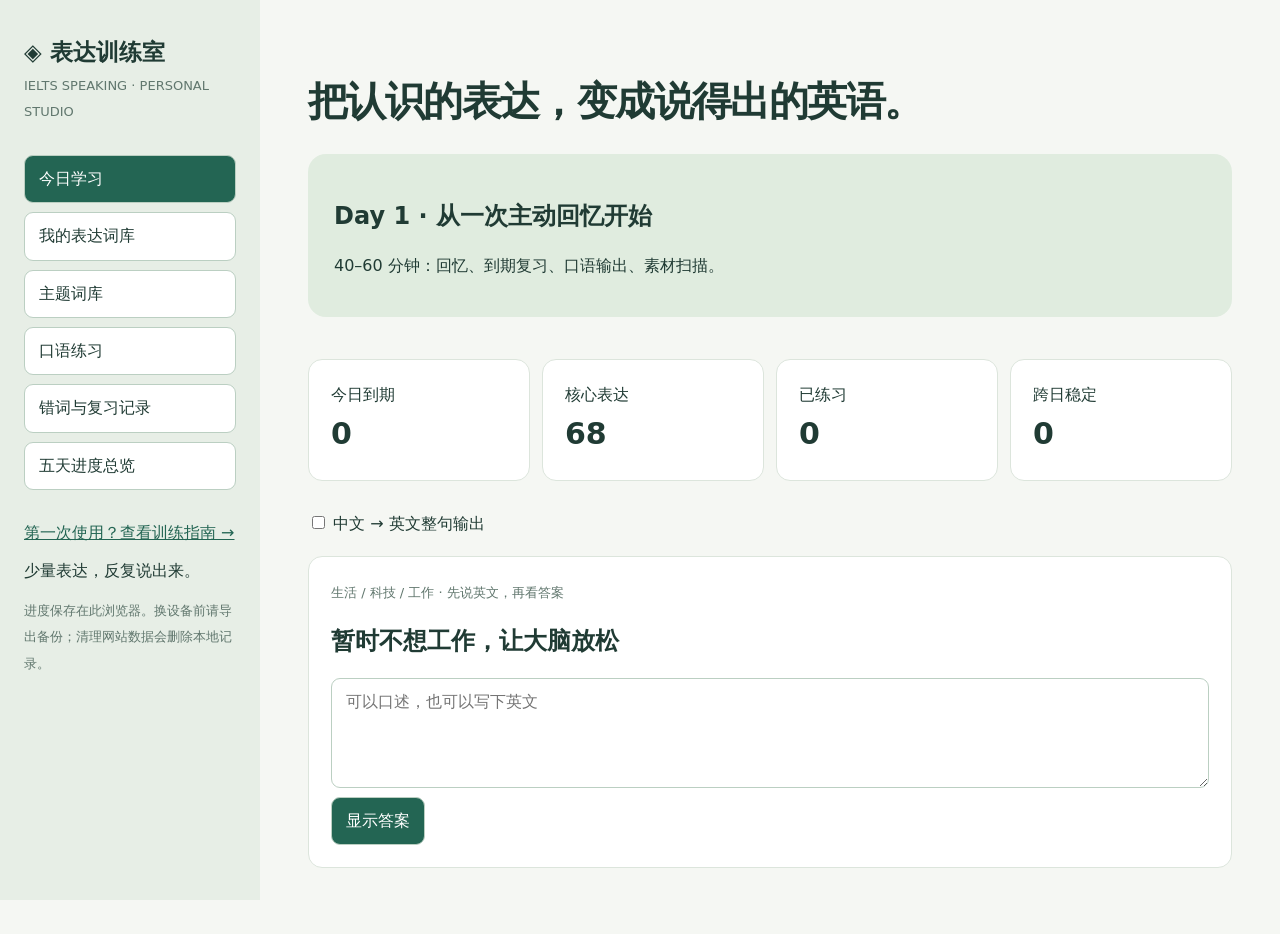
<file: web/index.html>
<!doctype html><html lang="zh-CN"><head><meta charset="utf-8"><meta name="viewport" content="width=device-width, initial-scale=1"><meta name="theme-color" content="#236553"><title>IELTS · 表达训练室</title><link rel="stylesheet" href="style.css"></head><body><aside><div class="brand">◈ 表达训练室</div><small>IELTS SPEAKING · PERSONAL STUDIO</small><nav id="nav"></nav><p class="guide-link"><a href="guide.html">第一次使用？查看训练指南 →</a></p><p>少量表达，反复说出来。</p><small>进度保存在此浏览器。换设备前请导出备份；清理网站数据会删除本地记录。</small></aside><main><div id="error" role="alert"></div><div id="app"><h1>正在打开训练室…</h1></div></main><script type="module" src="app.js"></script></body></html>
</file>
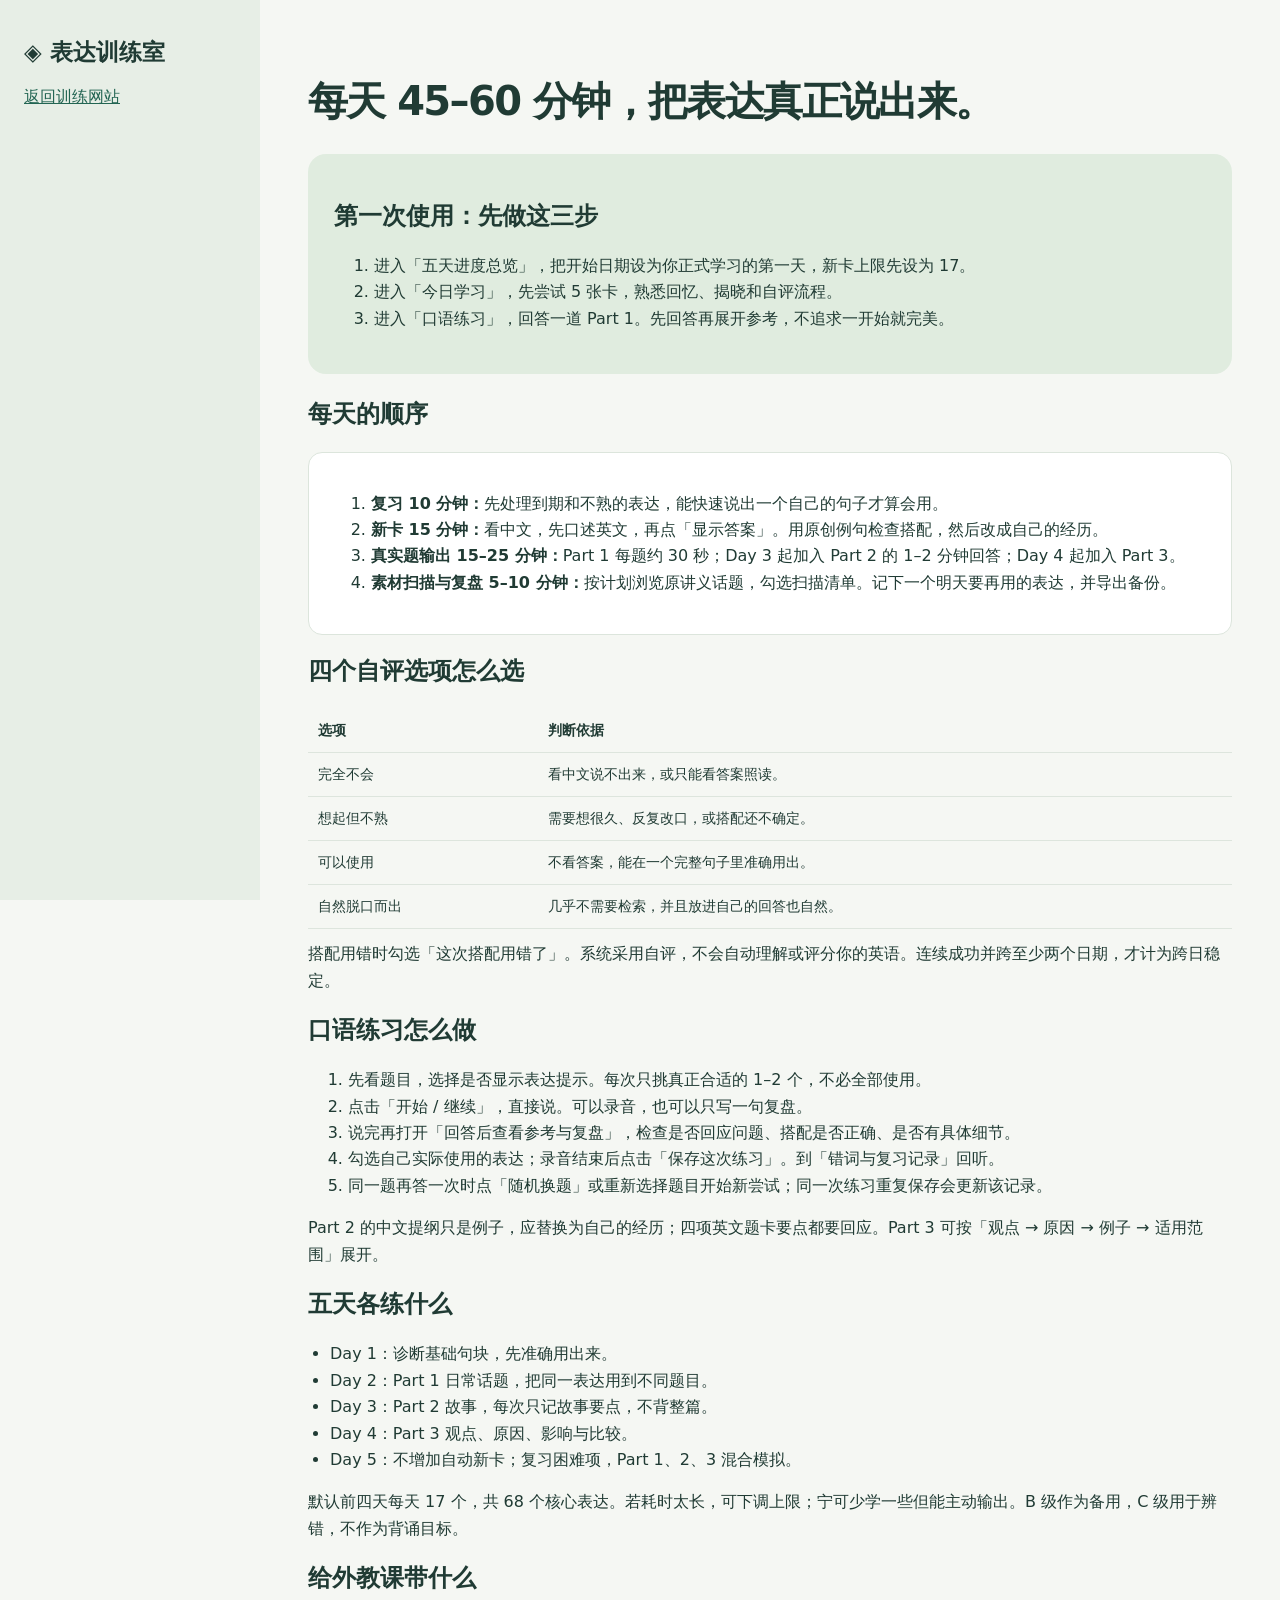
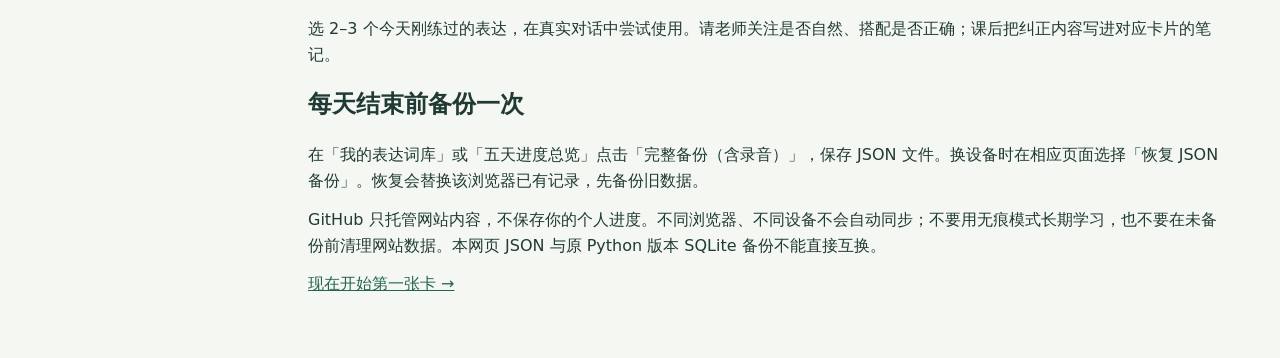
<file: web/guide.html>
<!doctype html><html lang="zh-CN"><head><meta charset="utf-8"><meta name="viewport" content="width=device-width, initial-scale=1"><title>怎么使用 · 表达训练室</title><link rel="stylesheet" href="style.css"></head><body><aside><div class="brand">◈ 表达训练室</div><p><a href="./">返回训练网站</a></p></aside><main><h1>每天 45–60 分钟，把表达真正说出来。</h1><div class="hero"><h2>第一次使用：先做这三步</h2><ol><li>进入「五天进度总览」，把开始日期设为你正式学习的第一天，新卡上限先设为 17。</li><li>进入「今日学习」，先尝试 5 张卡，熟悉回忆、揭晓和自评流程。</li><li>进入「口语练习」，回答一道 Part 1。先回答再展开参考，不追求一开始就完美。</li></ol></div><h2>每天的顺序</h2><div class="box"><ol><li><strong>复习 10 分钟：</strong>先处理到期和不熟的表达，能快速说出一个自己的句子才算会用。</li><li><strong>新卡 15 分钟：</strong>看中文，先口述英文，再点「显示答案」。用原创例句检查搭配，然后改成自己的经历。</li><li><strong>真实题输出 15–25 分钟：</strong>Part 1 每题约 30 秒；Day 3 起加入 Part 2 的 1–2 分钟回答；Day 4 起加入 Part 3。</li><li><strong>素材扫描与复盘 5–10 分钟：</strong>按计划浏览原讲义话题，勾选扫描清单。记下一个明天要再用的表达，并导出备份。</li></ol></div><h2>四个自评选项怎么选</h2><div class="table"><table><tr><th>选项</th><th>判断依据</th></tr><tr><td>完全不会</td><td>看中文说不出来，或只能看答案照读。</td></tr><tr><td>想起但不熟</td><td>需要想很久、反复改口，或搭配还不确定。</td></tr><tr><td>可以使用</td><td>不看答案，能在一个完整句子里准确用出。</td></tr><tr><td>自然脱口而出</td><td>几乎不需要检索，并且放进自己的回答也自然。</td></tr></table></div><p>搭配用错时勾选「这次搭配用错了」。系统采用自评，不会自动理解或评分你的英语。连续成功并跨至少两个日期，才计为跨日稳定。</p><h2>口语练习怎么做</h2><ol><li>先看题目，选择是否显示表达提示。每次只挑真正合适的 1–2 个，不必全部使用。</li><li>点击「开始 / 继续」，直接说。可以录音，也可以只写一句复盘。</li><li>说完再打开「回答后查看参考与复盘」，检查是否回应问题、搭配是否正确、是否有具体细节。</li><li>勾选自己实际使用的表达；录音结束后点击「保存这次练习」。到「错词与复习记录」回听。</li><li>同一题再答一次时点「随机换题」或重新选择题目开始新尝试；同一次练习重复保存会更新该记录。</li></ol><p>Part 2 的中文提纲只是例子，应替换为自己的经历；四项英文题卡要点都要回应。Part 3 可按「观点 → 原因 → 例子 → 适用范围」展开。</p><h2>五天各练什么</h2><ul><li>Day 1：诊断基础句块，先准确用出来。</li><li>Day 2：Part 1 日常话题，把同一表达用到不同题目。</li><li>Day 3：Part 2 故事，每次只记故事要点，不背整篇。</li><li>Day 4：Part 3 观点、原因、影响与比较。</li><li>Day 5：不增加自动新卡；复习困难项，Part 1、2、3 混合模拟。</li></ul><p>默认前四天每天 17 个，共 68 个核心表达。若耗时太长，可下调上限；宁可少学一些但能主动输出。B 级作为备用，C 级用于辨错，不作为背诵目标。</p><h2>给外教课带什么</h2><p>选 2–3 个今天刚练过的表达，在真实对话中尝试使用。请老师关注是否自然、搭配是否正确；课后把纠正内容写进对应卡片的笔记。</p><h2>每天结束前备份一次</h2><p>在「我的表达词库」或「五天进度总览」点击「完整备份（含录音）」，保存 JSON 文件。换设备时在相应页面选择「恢复 JSON 备份」。恢复会替换该浏览器已有记录，先备份旧数据。</p><p>GitHub 只托管网站内容，不保存你的个人进度。不同浏览器、不同设备不会自动同步；不要用无痕模式长期学习，也不要在未备份前清理网站数据。本网页 JSON 与原 Python 版本 SQLite 备份不能直接互换。</p><p><a href="./">现在开始第一张卡 →</a></p></main></body></html>
</file>
<file: web/style.css>
:root{font-family:system-ui,-apple-system,"PingFang SC",sans-serif;color:#203b34;background:#f5f7f3;font-size:16px;line-height:1.65}*{box-sizing:border-box}body{margin:0;display:flex}aside{width:260px;min-height:100vh;background:#e7eee6;padding:34px 24px;position:fixed;inset:0 auto 0 0;overflow:auto}.brand{font-size:23px;font-weight:750}small,.muted{color:#61776e;font-size:13px}nav{display:grid;gap:9px;margin:30px 0}button,input,select,textarea{font:inherit;border:1px solid #bbcfc2;border-radius:9px;padding:10px 14px;background:white;color:inherit}button{cursor:pointer}button:hover{background:#edf4ec}button:disabled{opacity:.5;cursor:default}button.active,.primary{background:#236553;color:white}nav button{text-align:left}main{margin-left:260px;max-width:1250px;padding:48px;width:calc(100% - 260px)}h1{font-size:clamp(28px,4vw,40px);line-height:1.3;letter-spacing:-.04em}h2{font-size:24px;line-height:1.4}h3{font-size:20px}p{margin:12px 0}.hero{background:#e0ecdf;border-radius:18px;padding:26px;margin:24px 0}.box{background:white;padding:22px;border:1px solid #dce5dc;border-radius:14px;margin:18px 0}.grid{display:grid;grid-template-columns:repeat(auto-fit,minmax(150px,1fr));gap:12px}.metric{font-size:30px;font-weight:700;display:block}.row{display:flex;gap:10px;flex-wrap:wrap;align-items:center}textarea{width:100%;min-height:110px;resize:vertical}input:not([type=checkbox]),select{max-width:100%}label{display:block;margin:12px 0}details{border-top:1px solid #e0e7e0;padding:13px 0}summary{cursor:pointer;font-weight:650}blockquote{margin:14px 0;padding:10px 18px;border-left:3px solid #72927b;background:#f0f5ef}.tag{display:inline-block;font-size:12px;padding:3px 9px;border-radius:20px;background:#e7eee6;margin:3px}table{border-collapse:collapse;width:100%;text-align:left;font-size:14px}td,th{padding:10px;border-bottom:1px solid #dde5dd}.table{overflow:auto}#error:empty{display:none}#error{padding:16px;background:#ffe8dc;color:#8a2d0e;border-radius:10px}.timer{font-size:38px;font-variant-numeric:tabular-nums}audio{max-width:100%;width:100%}a{color:#236553}ul{padding-left:22px}@media(max-width:760px){body{display:block}aside{position:static;width:100%;min-height:auto;padding:18px}aside p,aside>small:last-child{display:none}nav{display:flex;overflow:auto;margin:15px 0 0}nav button{white-space:nowrap}main{margin:0;padding:22px;width:100%}.grid{grid-template-columns:repeat(2,1fr)}}

@media(max-width:760px){aside p.guide-link{display:block;margin:10px 0 0}}
</file>
